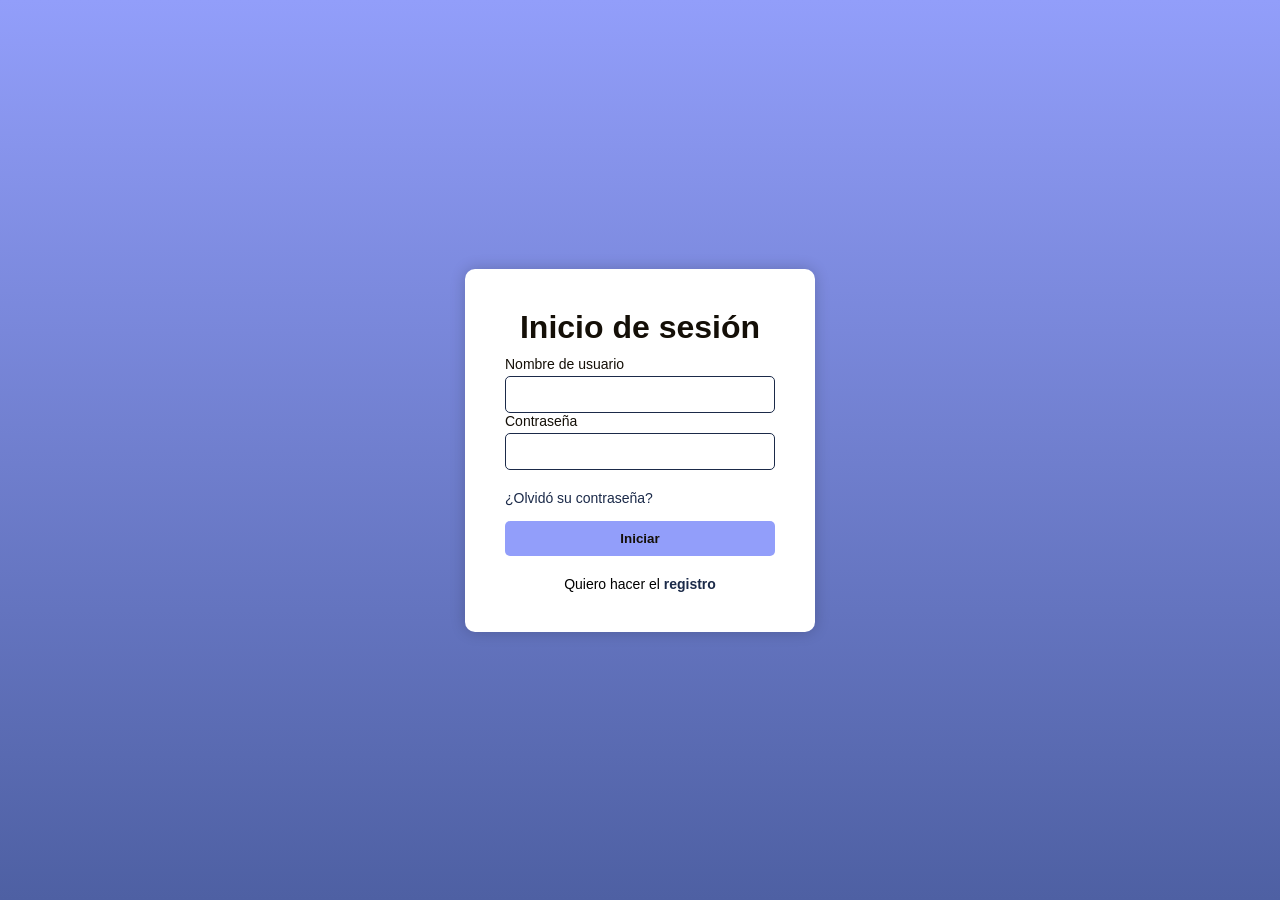
<file: paginaweb (1)/paginaweb/pagina/HTML/login.html>
<!DOCTYPE html>
<html lang="es">
<head>
  <meta charset="UTF-8">
  <meta http-equiv="X-UA-Compatible" content="IE=edge">
  <meta name="viewport" content="width=device-width, initial-scale=1.0">
  <title>Inicio de sesión</title>
  <link rel="stylesheet" href="../CSS/styleLogin.css">
</head>
<body>

  <div class="formulario">
    <h1>Inicio de sesión</h1>
    <form method="post">

      <div class="username">
        <input type="text" required>
        <label>Nombre de usuario</label>
      </div>

      <div class="contrasena">
        <input type="password" required>
        <label>Contraseña</label>
      </div>

      <div class="recordar">¿Olvidó su contraseña?</div>

      <input type="submit" value="Iniciar">

      <div class="registrarse">
        Quiero hacer el <a href="registro.html">registro</a>
      </div>

    </form>
  </div>

</body>
</html>
</file>
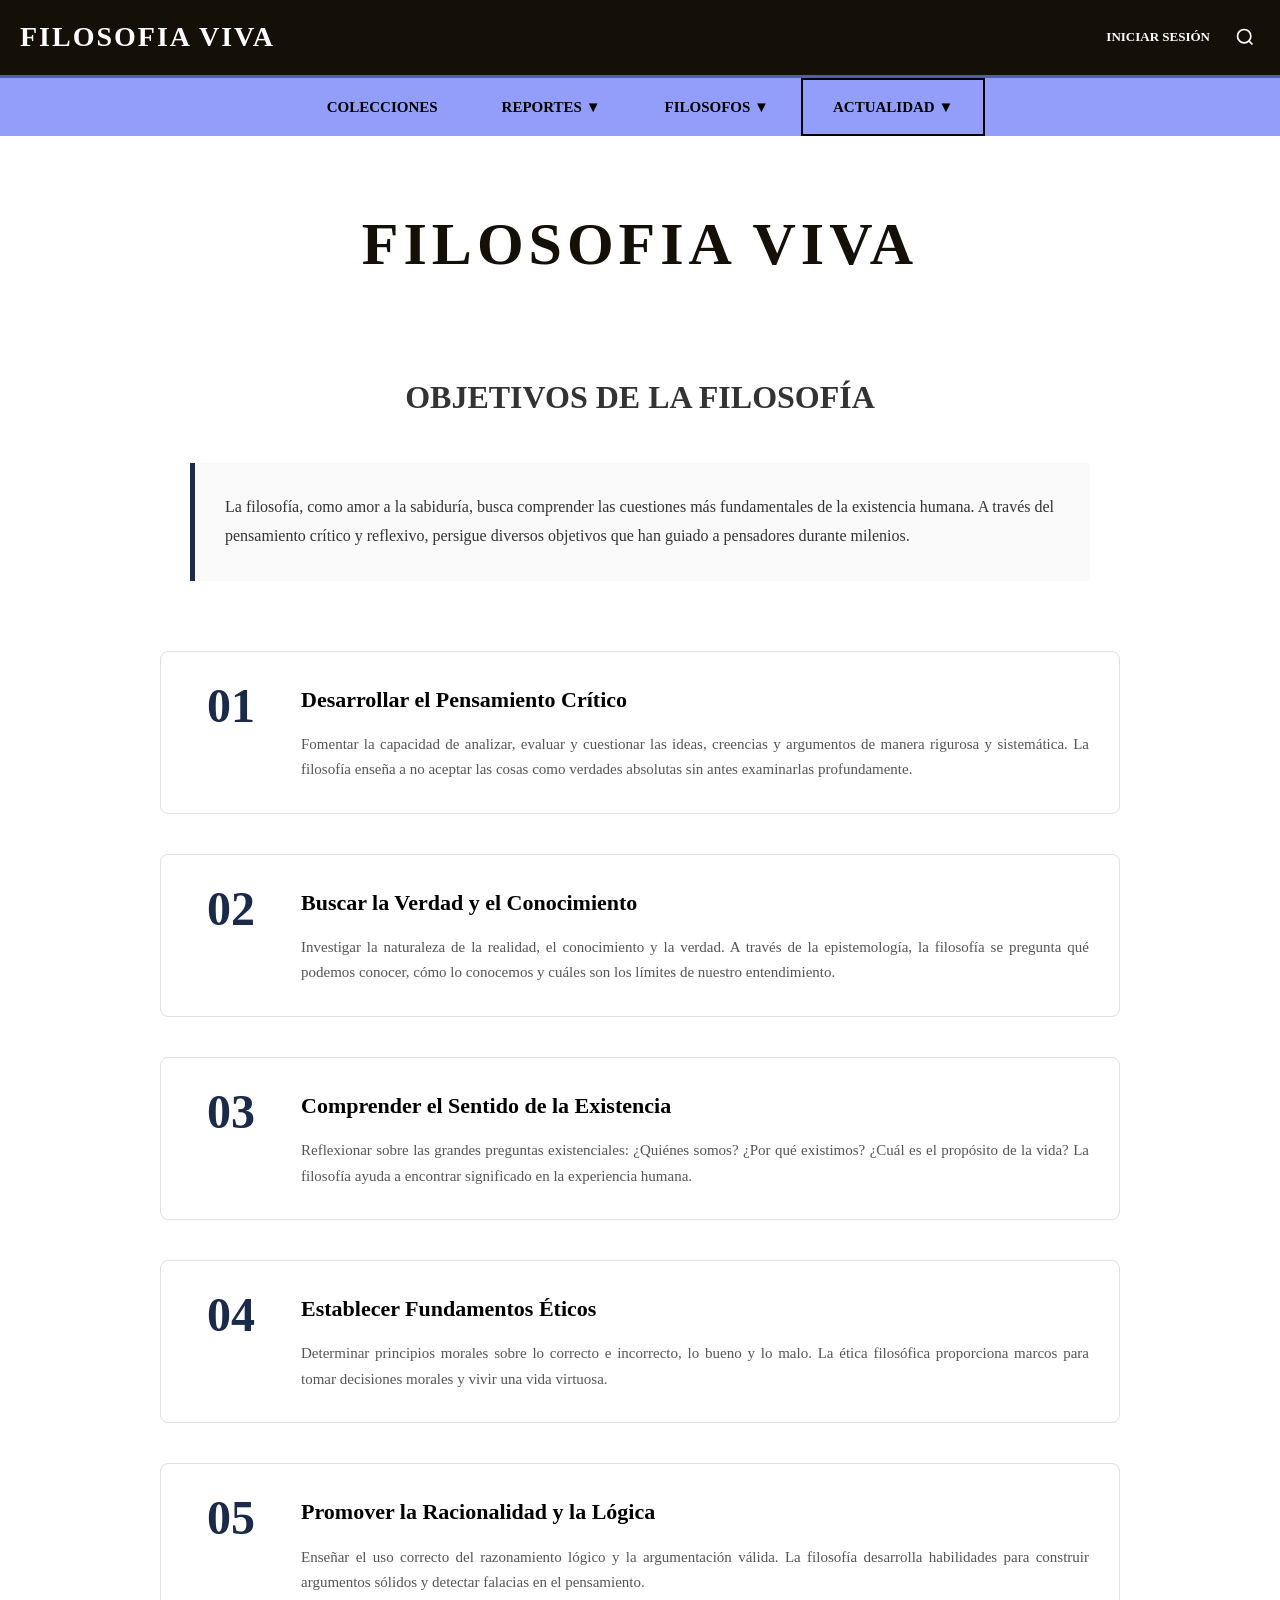
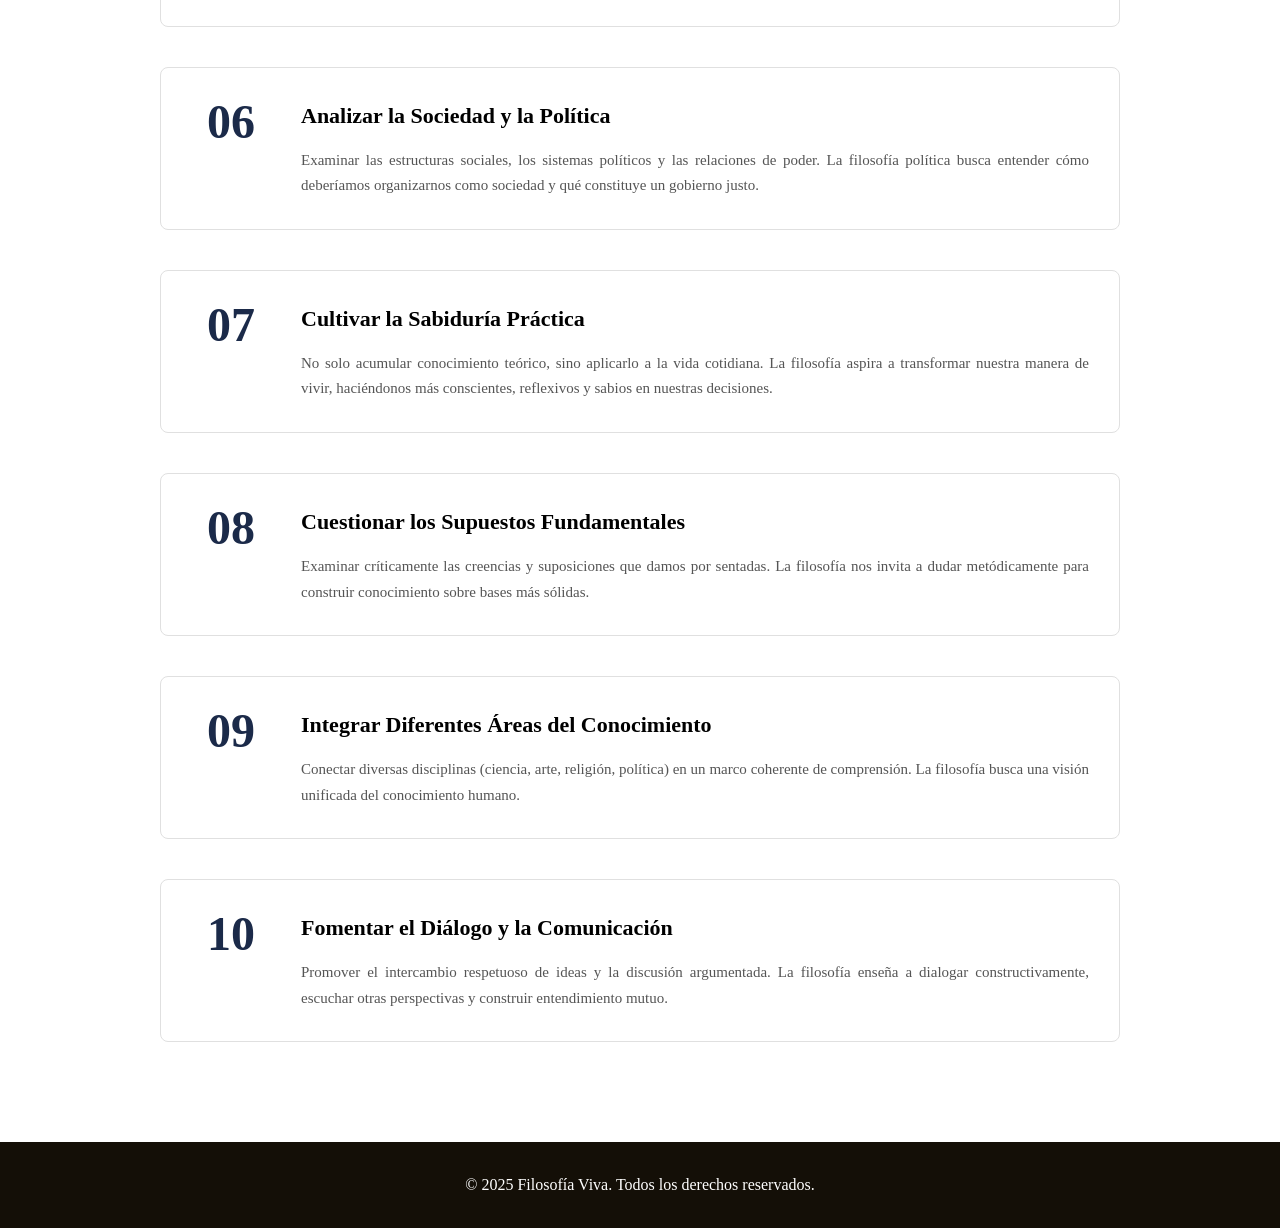
<file: paginaweb (1)/paginaweb/pagina/HTML/objetivos.html>
<!DOCTYPE html>
<html lang="es">
<head>
    <meta charset="UTF-8">
    <meta name="viewport" content="width=device-width, initial-scale=1.0">
    <title>Objetivos de la Filosofía - Filosofía Viva</title>
    <link rel="stylesheet" href="../CSS/styles.css">
</head>
<body>
   
    <header class="header">
        <div class="container">
            <div class="logo">
                <h1>FILOSOFIA VIVA</h1>
            </div>
            <nav class="nav-top">
                <a href="login.html">INICIAR SESIÓN</a>
                <button class="search-btn">
                    <svg width="20" height="20" viewBox="0 0 24 24" fill="none" stroke="currentColor" stroke-width="2">
                        <circle cx="11" cy="11" r="8"></circle>
                        <path d="M21 21l-4.35-4.35"></path>
                    </svg>
                </button>
            </nav>
        </div>
    </header>

    
    <nav class="nav-amarillo">
        <ul class="menu-principal">
            <li><a href="index.html">COLECCIONES</a></li>
            <li class="menu-dropdown">
                <a href="#" class="dropdown-toggle">REPORTES ▼</a>
                <ul class="submenu">
                    <li><a href="#">Arte</a></li>
                    <li><a href="ciencia.html">Ciencia</a></li>
                    <li><a href="#">Filosofía y Pensamiento</a></li>
                </ul>
            </li>
            <li class="menu-dropdown">
                <a href="#" class="dropdown-toggle">FILOSOFOS ▼</a>
                <ul class="submenu">
                    <li><a href="biografia.html">Biografía</a></li>
                    <li><a href="relatos.html">Relatos</a></li>
                </ul>
            </li>
            <li class="menu-dropdown">
                <a href="#" class="dropdown-toggle active">ACTUALIDAD ▼</a>
                <ul class="submenu">
                    <li><a href="noticias.html">Noticias</a></li>
                    <li><a href="objetivos.html" class="active">Objetivos de la Filosofía</a></li>
                </ul>
            </li>
        </ul>
    </nav>

   
    <div class="logo-central">
        <div class="logo-grande">FILOSOFIA VIVA</div>
    </div>

    <div class="contenido-principal">
        <h1 class="titulo-seccion">OBJETIVOS DE LA FILOSOFÍA</h1>
        
        <div class="objetivos-intro">
            <p>La filosofía, como amor a la sabiduría, busca comprender las cuestiones más fundamentales de la existencia humana. A través del pensamiento crítico y reflexivo, persigue diversos objetivos que han guiado a pensadores durante milenios.</p>
        </div>

        <div class="objetivos-lista">
            <div class="objetivo-item">
                <div class="objetivo-numero">01</div>
                <div class="objetivo-contenido">
                    <h3 class="objetivo-titulo">Desarrollar el Pensamiento Crítico</h3>
                    <p class="objetivo-descripcion">Fomentar la capacidad de analizar, evaluar y cuestionar las ideas, creencias y argumentos de manera rigurosa y sistemática. La filosofía enseña a no aceptar las cosas como verdades absolutas sin antes examinarlas profundamente.</p>
                </div>
            </div>

            <div class="objetivo-item">
                <div class="objetivo-numero">02</div>
                <div class="objetivo-contenido">
                    <h3 class="objetivo-titulo">Buscar la Verdad y el Conocimiento</h3>
                    <p class="objetivo-descripcion">Investigar la naturaleza de la realidad, el conocimiento y la verdad. A través de la epistemología, la filosofía se pregunta qué podemos conocer, cómo lo conocemos y cuáles son los límites de nuestro entendimiento.</p>
                </div>
            </div>

            <div class="objetivo-item">
                <div class="objetivo-numero">03</div>
                <div class="objetivo-contenido">
                    <h3 class="objetivo-titulo">Comprender el Sentido de la Existencia</h3>
                    <p class="objetivo-descripcion">Reflexionar sobre las grandes preguntas existenciales: ¿Quiénes somos? ¿Por qué existimos? ¿Cuál es el propósito de la vida? La filosofía ayuda a encontrar significado en la experiencia humana.</p>
                </div>
            </div>

            <div class="objetivo-item">
                <div class="objetivo-numero">04</div>
                <div class="objetivo-contenido">
                    <h3 class="objetivo-titulo">Establecer Fundamentos Éticos</h3>
                    <p class="objetivo-descripcion">Determinar principios morales sobre lo correcto e incorrecto, lo bueno y lo malo. La ética filosófica proporciona marcos para tomar decisiones morales y vivir una vida virtuosa.</p>
                </div>
            </div>

            <div class="objetivo-item">
                <div class="objetivo-numero">05</div>
                <div class="objetivo-contenido">
                    <h3 class="objetivo-titulo">Promover la Racionalidad y la Lógica</h3>
                    <p class="objetivo-descripcion">Enseñar el uso correcto del razonamiento lógico y la argumentación válida. La filosofía desarrolla habilidades para construir argumentos sólidos y detectar falacias en el pensamiento.</p>
                </div>
            </div>

            <div class="objetivo-item">
                <div class="objetivo-numero">06</div>
                <div class="objetivo-contenido">
                    <h3 class="objetivo-titulo">Analizar la Sociedad y la Política</h3>
                    <p class="objetivo-descripcion">Examinar las estructuras sociales, los sistemas políticos y las relaciones de poder. La filosofía política busca entender cómo deberíamos organizarnos como sociedad y qué constituye un gobierno justo.</p>
                </div>
            </div>

            <div class="objetivo-item">
                <div class="objetivo-numero">07</div>
                <div class="objetivo-contenido">
                    <h3 class="objetivo-titulo">Cultivar la Sabiduría Práctica</h3>
                    <p class="objetivo-descripcion">No solo acumular conocimiento teórico, sino aplicarlo a la vida cotidiana. La filosofía aspira a transformar nuestra manera de vivir, haciéndonos más conscientes, reflexivos y sabios en nuestras decisiones.</p>
                </div>
            </div>

            <div class="objetivo-item">
                <div class="objetivo-numero">08</div>
                <div class="objetivo-contenido">
                    <h3 class="objetivo-titulo">Cuestionar los Supuestos Fundamentales</h3>
                    <p class="objetivo-descripcion">Examinar críticamente las creencias y suposiciones que damos por sentadas. La filosofía nos invita a dudar metódicamente para construir conocimiento sobre bases más sólidas.</p>
                </div>
            </div>

            <div class="objetivo-item">
                <div class="objetivo-numero">09</div>
                <div class="objetivo-contenido">
                    <h3 class="objetivo-titulo">Integrar Diferentes Áreas del Conocimiento</h3>
                    <p class="objetivo-descripcion">Conectar diversas disciplinas (ciencia, arte, religión, política) en un marco coherente de comprensión. La filosofía busca una visión unificada del conocimiento humano.</p>
                </div>
            </div>

            <div class="objetivo-item">
                <div class="objetivo-numero">10</div>
                <div class="objetivo-contenido">
                    <h3 class="objetivo-titulo">Fomentar el Diálogo y la Comunicación</h3>
                    <p class="objetivo-descripcion">Promover el intercambio respetuoso de ideas y la discusión argumentada. La filosofía enseña a dialogar constructivamente, escuchar otras perspectivas y construir entendimiento mutuo.</p>
                </div>
            </div>
        </div>
    </div>

    <footer class="footer">
        <p>&copy; 2025 Filosofía Viva. Todos los derechos reservados.</p>
    </footer>
</body>
</html>
</file>
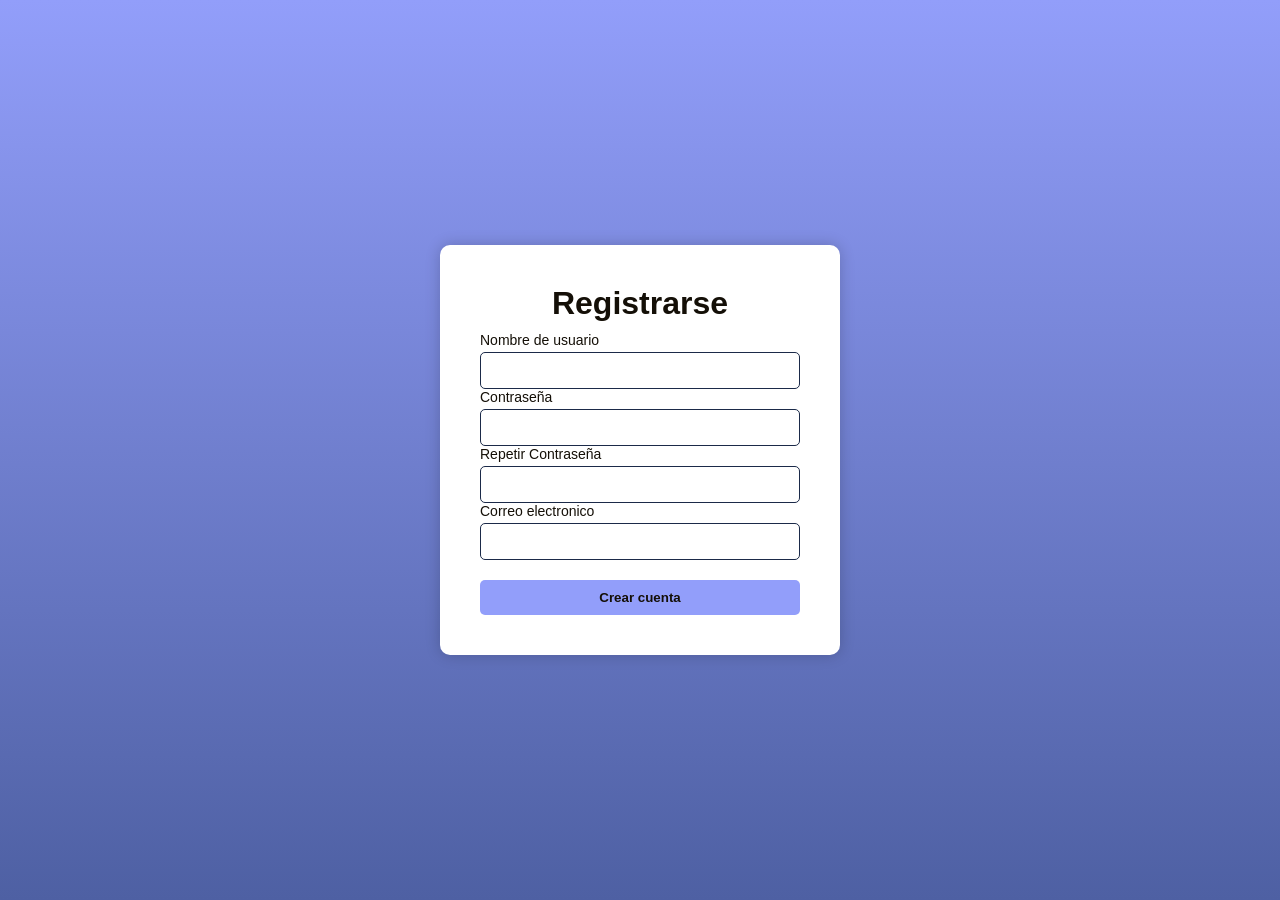
<file: paginaweb (1)/paginaweb/pagina/HTML/registro.html>
<!DOCTYPE html>
<html lang="es">
<head>
  <meta charset="UTF-8">
  <meta http-equiv="X-UA-Compatible" content="IE=edge">
  <meta name="viewport" content="width=device-width, initial-scale=1.0">
  <title>Registrarse</title>
  <link rel="stylesheet" href="../CSS/styleLogin.css">
</head>
<body>

  <div class="formulario registro">
    <h1>Registrarse</h1>
    <form method="post">

      <div class="username">
        <input type="text" required>
        <label>Nombre de usuario</label>
      </div>

      <div class="contrasena">
        <input type="password" required>
        <label>Contraseña</label>
      </div>

      <div class="repeat_contrasena">
        <input type="password" required>
        <label>Repetir Contraseña</label>
      </div>
      <div class="E-mail">
        <input type="E-mail" required>
        <label>Correo electronico</label>
      </div>

      <input type="submit" value="Crear cuenta">

      

    </form>
  </div>

</body>
</html>
</file>
<file: paginaweb (1)/paginaweb/pagina/CSS/styleLogin.css>
* {
  margin: 0;
  padding: 0;
  box-sizing: border-box;
  font-family: Arial, Helvetica, sans-serif;
}

body {
  height: 100vh;
  background: linear-gradient(to bottom, #929efa, #4e60a3);
  display: flex;
  justify-content: center;
  align-items: center;
}

.formulario {
  background-color: #fff;
  padding: 40px;
  border-radius: 10px;
  box-shadow: 0 0 15px rgba(0, 0, 0, 0.2);
  width: 350px;
}

.formulario.registro {
  width: 400px;
}

.formulario h1 {
  text-align: center;
  margin-bottom: 30px;
  color: #140f07;
}

.username,
.contrasena,
.repeat_contrasena,
.E-mail {
  position: relative;
  margin-bottom: 20px;
}

input[type="text"],
input[type="password"],
input[type="email"],
input {
  width: 100%;
  padding: 10px;
  border: 1px solid #1b2a49;
  border-radius: 5px;
  outline: none;
}

input[type="text"]:focus,
input[type="password"]:focus,
input[type="email"]:focus {
  border-color: #4e60a3;
}

label {
  position: absolute;
  top: -20px;
  left: 0;
  font-size: 14px;
  color: #140f07;
}

.recordar {
  margin-bottom: 15px;
  font-size: 14px;
  color: #1b2a49;
  cursor: pointer;
}

.recordar:hover {
  text-decoration: underline;
  color: #4e60a3;
}

input[type="submit"] {
  width: 100%;
  padding: 10px;
  background-color: #929efa;
  border: none;
  color: #140f07;
  font-weight: bold;
  border-radius: 5px;
  cursor: pointer;
  transition: background-color 0.3s ease;
}

input[type="submit"]:hover {
  background-color: #4e60a3;
  color: #fff;
}

.registrarse {
  margin-top: 20px;
  text-align: center;
  font-size: 14px;
}

.registrarse a {
  color: #1b2a49;
  text-decoration: none;
  font-weight: bold;
}

.registrarse a:hover {
  text-decoration: underline;
  color: #4e60a3;
}
</file>
<file: paginaweb (1)/paginaweb/pagina/CSS/styles.css>
* {
    margin: 0;
    padding: 0;
    box-sizing: border-box;
}

body {
    margin: 0;
    background-color: #fff;
    font-family: 'Georgia', serif;
    color: #333;
    line-height: 1.6;
}

.container {
    max-width: 1400px;
    margin: 0 auto;
    padding: 0 20px;
}


.header {
    background-color: #140f07;
    color: white;
    padding: 15px 0;
    border-bottom: 3px solid #4e60a3;
}

.header .container {
    display: flex;
    justify-content: space-between;
    align-items: center;
}

.logo h1 {
    font-size: 28px;
    font-weight: bolder;
    letter-spacing: 2px;
}

.nav-top {
    display: flex;
    gap: 20px;
    align-items: center;
}

.nav-top a {
    color: white;
    text-decoration: none;
    font-size: 13px;
    font-weight: 600;
}

.nav-top a:hover {
    color: #4e60a3;
}

.search-btn {
    background-color: transparent;
    color: white;
    border: none;
    cursor: pointer;
    padding: 5px;
    display: flex;
    align-items: center;
    justify-content: center;
    transition: opacity 0.3s;
}

.search-btn:hover {
    opacity: 0.7;
}

.search-btn svg {
    width: 20px;
    height: 20px;
}


.separador {
    background-color: #fff;
    height: 80px;
}

.revista-section {
    background-color: #fff;
    padding: 0;
    display: flex;
    justify-content: center;
    margin-bottom: 80px;
    margin: left;
}

.revista-container {
    width: 11300px;
    max-width: 95%;
    height: 240px;
    display: flex;
    align-items: center;
    justify-content: space-around;
    padding: 5px 25px;
    border: 10px solid #1b2a49;
    background-color: #1b2a49;
    color: #000;
    position: relative;
}


.revista-cover {
    position: relative;
    z-index: 10;
}

.revista-cover img {
    width: 260px;
    height: auto;
    box-shadow: 0 10px 20px rgba(0,0,0,0.25);
    transition: all 0.4s ease;
    cursor: pointer;
    position: relative;
    top: 0;
    right: 50px;
}

.revista-cover img:hover {
    transform: scale(1.05);
    box-shadow: 0 15px 35px rgba(0,0,0,0.4);
}


.revista-info {
    max-width: 450px;
    color: whitesmoke;
}

.revista-dossier .dossier-label {
    background-color: #929efa;
    padding: 4px 8px;
    display: inline-block;
    font-weight: bold;
    margin-bottom: 8px;
    font-size: 0.9em;
    right: 50px;
}

.revista-dossier h2 {
    font-size: 1.6em;
    font-weight: bold;
    margin: 8px 0;
    line-height: 1.2;
}

.revista-dossier p {
    font-size: 20px;
    line-height: 1.3;
}

.revista-buttons {
    display: flex;
    flex-direction: column;
    gap: 8px;
    margin-top: 20px;
}

.revista-buttons .btn {
    background-color: #929efa;
    border: none;
    font-weight: bold;
    font-size: 0.85em;
    padding: 12px 16px;
    cursor: pointer;
    text-align: left;
    transition: all 0.3s ease;
}

.revista-buttons .btn:hover {
    background-color: #4e60a3;
    transform: translateX(5px);
}


.logo-central {
    background-color: white;
    padding: 20px 0 40px 0;
    text-align: center;
}

.logo-grande {
    font-size: 60px;
    font-weight: bold;
    letter-spacing: 5px;
    color: #140f07;
}

.nav-amarillo {
    background-color: #929efa;
    padding: 0;
    margin-bottom: 40px;
}

.menu-principal {
    display: flex;
    justify-content: center;
    list-style: none;
    gap: 0;
    margin: 0;
    padding: 0;
}

.menu-principal li {
    margin: 0;
}

.menu-principal a {
    display: block;
    padding: 15px 30px;
    color: #000;
    text-decoration: none;
    font-weight: bold;
    font-size: 15px;
    text-align: center;
    transition: all 0.3s;
    border: 2px solid transparent;
    background-color: #929efa;
}

.menu-principal a:hover,
.menu-principal a.active {
    border: 2px solid #000;
}


.menu-dropdown {
    position: relative;
}

.submenu {
    display: none;
    position: absolute;
    top: 100%;
    left: 0;
    background-color: #929efa;
    list-style: none;
    padding: 0;
    margin: 0;
    min-width: 200px;
    box-shadow: 0 5px 15px rgba(0, 0, 0, 0.2);
    z-index: 1000;
}

.menu-dropdown:hover .submenu {
    display: block;
}

.submenu li {
    margin: 0;
}

.submenu a {
    padding: 12px 20px;
    display: block;
    border: none;
    border-bottom: 1px solid #000;
}

.submenu li:last-child a {
    border-bottom: none;
}

.submenu a:hover {
    background-color: #000;
    color: #929efa;
    border: none;
}

.noticias {
    padding: 60px 0;
    background-color: #f5f5f5;
}

.noticias .container {
    display: flex;
    gap: 40px;
}

.noticia-destacada {
    flex: 1;
}

.noticia-imagen,
.noticia-imagen-principal {
    width: 100%;
    height: 400px;
    background-color: #ddd;
    display: block;
    margin-bottom: 20px;
    overflow: hidden;
    border-radius: 5px;
}

.noticia-imagen img,
.noticia-imagen-principal img {
    width: 100%;
    height: 400px;
    object-fit: cover;
    display: block;
}

.noticia-principal {
    flex: 1;
}

.badges {
    margin-bottom: 15px;
}

.badge-amarillo {
    display: inline-block;
    background-color: #4e60a3;
    color: #fff;
    padding: 5px 15px;
    font-weight: bold;
    font-size: 11px;
    margin-right: 10px;
}

.noticia-info h3 {
    font-size: 28px;
    margin-bottom: 15px;
    color: #140f07;
    line-height: 1.3;
}

.noticia-info p {
    font-size: 16px;
    color: #666;
    line-height: 1.6;
}

.footer {
    background-color: #140f07;
    color: white;
    text-align: center;
    padding: 30px 0;
    margin-top: 40px;
}

.titulo-seccion {
    background-color: #fff;
    padding: 40px 0;
    text-align: center;
}

.titulo-principal {
    font-size: 3em;
    color: #140f07;
    margin-bottom: 10px;
    letter-spacing: 3px;
}

.subtitulo {
    font-size: 1.2em;
    color: #666;
}

.filosofos-section {
    background-color: #f5f5f5;
    padding: 60px 0;
}

.filosofo-card {
    background-color: #fff;
    display: flex;
    gap: 40px;
    margin-bottom: 40px;
    padding: 30px;
    border-radius: 10px;
    box-shadow: 0 5px 15px rgba(0, 0, 0, 0.1);
    transition: transform 0.3s ease, box-shadow 0.3s ease;
}

.filosofo-card:hover {
    transform: translateY(-5px);
    box-shadow: 0 10px 25px rgba(0, 0, 0, 0.15);
}

.filosofo-imagen {
    flex: 0 0 250px;
}

.filosofo-imagen img {
    width: 100%;
    height: 350px;
    object-fit: cover;
    border-radius: 8px;
    box-shadow: 0 5px 15px rgba(0, 0, 0, 0.2);
}

.filosofo-info {
    flex: 1;
}

.filosofo-info h2 {
    font-size: 2.5em;
    color: #140f07;
    margin-bottom: 10px;
}

.fecha {
    display: inline-block;
    background-color: #929efa;
    color: #000;
    padding: 5px 15px;
    font-weight: bold;
    font-size: 0.9em;
    margin-bottom: 20px;
}

.biografia {
    font-size: 1.1em;
    line-height: 1.8;
    color: #444;
    text-align: justify;
}


.relatos-section {
    background-color: #f5f5f5;
    padding: 60px 0;
}

.relato-card {
    background-color: #fff;
    margin-bottom: 40px;
    padding: 30px;
    border-radius: 10px;
    box-shadow: 0 5px 15px rgba(0, 0, 0, 0.1);
    transition: transform 0.3s ease, box-shadow 0.3s ease;
}

.relato-card:hover {
    transform: translateY(-5px);
    box-shadow: 0 10px 25px rgba(0, 0, 0, 0.15);
}

.relato-header {
    display: flex;
    align-items: center;
    gap: 20px;
    margin-bottom: 25px;
    padding-bottom: 20px;
    border-bottom: 3px solid #929efa;
}

.relato-avatar {
    width: 80px;
    height: 80px;
    border-radius: 50%;
    object-fit: cover;
    border: 3px solid #929efa;
    box-shadow: 0 3px 10px rgba(0, 0, 0, 0.2);
}

.relato-titulo-info h2 {
    font-size: 2em;
    color: #140f07;
    margin: 0 0 5px 0;
}

.relato-autor {
    display: inline-block;
    background-color: #929efa;
    color: #000;
    padding: 4px 12px;
    font-weight: bold;
    font-size: 0.85em;
}

.relato-contenido {
    font-size: 1.05em;
    line-height: 1.8;
    color: #444;
}

.relato-contenido p {
    margin-bottom: 15px;
    text-align: justify;
}

.relato-contenido p:last-child {
    margin-bottom: 0;
}

@media (max-width: 768px) {
    .relato-header {
        flex-direction: column;
        text-align: center;
    }

    .relato-avatar {
        width: 100px;
        height: 100px;
    }

    .relato-titulo-info h2 {
        font-size: 1.6em;
    }
}


@media (max-width: 768px) {
    .filosofo-card {
        flex-direction: column;
        text-align: center;
    }

    .filosofo-imagen {
        flex: 0 0 auto;
    }

    .filosofo-imagen img {
        height: 300px;
    }

    .titulo-principal {
        font-size: 2em;
    }

    .filosofo-info h2 {
        font-size: 2em;
    }

    .biografia {
        text-align: left;
    }
}


.noticias-grid {
    max-width: 1140px;
    margin: 0 auto;
    padding: 40px 20px;
    display: grid;
    grid-template-columns: repeat(auto-fit, minmax(350px, 1fr));
    gap: 30px;
}

.noticia-card {
    background: #fff;
    border: 1px solid #ddd;
    border-radius: 8px;
    overflow: hidden;
    transition: transform 0.3s ease, box-shadow 0.3s ease;
}

.noticia-card:hover {
    transform: translateY(-5px);
    box-shadow: 0 8px 20px rgba(0, 0, 0, 0.1);
}

.noticia-imagen {
    width: 100%;
    height: 220px;
    overflow: hidden;
}

.noticia-imagen img {
    width: 100%;
    height: 100%;
    object-fit: cover;
    transition: transform 0.3s ease;
}

.noticia-card:hover .noticia-imagen img {
    transform: scale(1.05);
}

.noticia-contenido {
    padding: 20px;
}

.noticia-fecha {
    display: inline-block;
    background: #929efa;
    color: #000;
    padding: 5px 12px;
    font-size: 11px;
    font-weight: bold;
    border-radius: 3px;
    margin-bottom: 15px;
}

.noticia-titulo {
    font-size: 20px;
    font-weight: bold;
    color: #000;
    margin: 15px 0;
    line-height: 1.4;
}

.noticia-resumen {
    font-size: 14px;
    color: #555;
    line-height: 1.6;
    margin-bottom: 15px;
}

.noticia-leer-mas {
    display: inline-block;
    color: #1b2a49;
    font-weight: bold;
    text-decoration: none;
    font-size: 14px;
    transition: color 0.3s ease;
}

.noticia-leer-mas:hover {
    color: #4e60a3;
}


.objetivos-intro {
    max-width: 900px;
    margin: 0 auto 50px;
    padding: 30px;
    background: #f9f9f9;
    border-left: 5px solid #1b2a49;
    font-size: 16px;
    line-height: 1.8;
    color: #333;
}

.objetivos-lista {
    max-width: 1000px;
    margin: 0 auto;
    padding: 20px;
}

.objetivo-item {
    display: flex;
    gap: 30px;
    margin-bottom: 40px;
    padding: 30px;
    background: #fff;
    border-radius: 8px;
    border: 1px solid #e0e0e0;
    transition: transform 0.3s ease, box-shadow 0.3s ease;
}

.objetivo-item:hover {
    transform: translateX(10px);
    box-shadow: 0 5px 15px rgba(27, 42, 73, 0.2);
}

.objetivo-numero {
    font-size: 48px;
    font-weight: bold;
    color: #1b2a49;
    min-width: 80px;
    text-align: center;
    line-height: 1;
}

.objetivo-contenido {
    flex: 1;
}

.objetivo-titulo {
    font-size: 22px;
    font-weight: bold;
    color: #000;
    margin-bottom: 15px;
}

.objetivo-descripcion {
    font-size: 15px;
    line-height: 1.7;
    color: #555;
    text-align: justify;
}

@media (max-width: 768px) {
    .noticias-grid {
        grid-template-columns: 1fr;
        gap: 20px;
    }
}

@media (max-width: 768px) {
    .objetivo-item {
        flex-direction: column;
        gap: 20px;
        padding: 20px;
    }

    .objetivo-numero {
        font-size: 36px;
        min-width: auto;
    }

    .objetivos-intro {
        padding: 20px;
        font-size: 14px;
    }
}


.ciencia-contenedor {
    max-width: 1000px;
    margin: 0 auto;
    padding: 40px 20px;
}

.ciencia-seccion {
    margin-bottom: 50px;
    display: flex;
    flex-direction: column;
    gap: 30px;
}

.ciencia-texto {
    background: #f9f9f9;
    padding: 30px;
    border-left: 5px solid #1b2a49;
    border-radius: 5px;
}

.ciencia-subtitulo {
    font-size: 28px;
    color: #140f07;
    margin-bottom: 20px;
    font-weight: bold;
}

.ciencia-parrafo {
    font-size: 18px;
    line-height: 1.8;
    color: #333;
    text-align: justify;
}

.ciencia-imagen-container {
    width: 100%;
    max-height: 400px;
    overflow: hidden;
    border-radius: 8px;
    box-shadow: 0 5px 15px rgba(0, 0, 0, 0.1);
}

.ciencia-imagen {
    width: 100%;
    height: 100%;
    object-fit: cover;
    display: block;
    transition: transform 0.3s ease;
}

.ciencia-imagen:hover {
    transform: scale(1.03);
}

.ciencia-seccion-texto {
    background: #fff;
    padding: 40px;
    margin-bottom: 40px;
    border-radius: 8px;
    box-shadow: 0 3px 10px rgba(0, 0, 0, 0.05);
}

.ciencia-parrafo-destacado {
    font-size: 17px;
    line-height: 2;
    color: #444;
    text-align: justify;
}

.ciencia-parrafo-destacado strong {
    color: #1b2a49;
    font-weight: bold;
}

.ciencia-galeria {
    display: grid;
    grid-template-columns: repeat(2, 1fr);
    gap: 30px;
    margin-top: 50px;
}

.ciencia-pie-imagen {
    text-align: center;
    font-size: 14px;
    color: #666;
    margin-top: 15px;
    font-style: italic;
}

@media (max-width: 768px) {
    .ciencia-galeria {
        grid-template-columns: 1fr;
        gap: 20px;
    }

    .ciencia-subtitulo {
        font-size: 22px;
    }

    .ciencia-parrafo,
    .ciencia-parrafo-destacado {
        font-size: 16px;
    }

    .ciencia-texto {
        padding: 20px;
    }

    .ciencia-seccion-texto {
        padding: 25px;
    }
}

* {
    margin: 0;
    padding: 0;
    box-sizing: border-box;
}

body {
    margin: 0;
    background-color: #fff;
    font-family: 'Georgia', serif;
    color: #333;
    line-height: 1.6;
}

.container {
    max-width: 1400px;
    margin: 0 auto;
    padding: 0 20px;
}


.header {
    background-color: #140f07;
    color: white;
    padding: 15px 0;
    border-bottom: 3px solid #4e60a3;
}

.header .container {
    display: flex;
    justify-content: space-between;
    align-items: center;
}

.logo h1 {
    font-size: 28px;
    font-weight: bolder;
    letter-spacing: 2px;
}

.nav-top {
    display: flex;
    gap: 20px;
    align-items: center;
}

.nav-top a {
    color: white;
    text-decoration: none;
    font-size: 13px;
    font-weight: 600;
}

.nav-top a:hover {
    color: #4e60a3;
}

.search-btn {
    background-color: transparent;
    color: white;
    border: none;
    cursor: pointer;
    padding: 5px;
    display: flex;
    align-items: center;
    justify-content: center;
    transition: opacity 0.3s;
}

.search-btn:hover {
    opacity: 0.7;
}

.search-btn svg {
    width: 20px;
    height: 20px;
}


.separador {
    background-color: #fff;
    height: 80px;
}


.revista-container {
    width: 1140px;
    max-width: 95%;
    height: 250px;
    display: flex;
    align-items: center;
    justify-content: space-around;
    padding: 5px 25px;
    border: 10px solid #1b2a49;
    background-color: #1b2a49;
    color: #000;
    position: relative;
}


.revista-cover {
    position: relative;
    z-index: 10;
}

.revista-cover img {
    width: 250px;
    height: auto;
    box-shadow: 0 10px 20px rgba(0,0,0,0.25);
    transition: all 0.4s ease;
    cursor: pointer;
    position: relative;
    top: 0;
}

.revista-cover img:hover {
    transform: scale(1.05);
    box-shadow: 0 15px 35px rgba(0,0,0,0.4);
}


.revista-info {
    max-width: 450px;
}

.revista-dossier .dossier-label {
    background-color: #929efa;
    padding: 4px 8px;
    display: inline-block;
    font-weight: bold;
    margin-bottom: 8px;
    font-size: 0.9em;
}

.revista-dossier h2 {
    font-size: 1.6em;
    font-weight: bold;
    margin: 8px 0;
    line-height: 1.2;
}

.revista-dossier p {
    font-size: 20px;
    line-height: 1.3;
}

.revista-buttons {
    display: flex;
    flex-direction: column;
    gap: 8px;
    margin-top: 20px;
}

.revista-buttons .btn {
    background-color: #929efa;
    border: none;
    font-weight: bold;
    font-size: 0.85em;
    padding: 12px 16px;
    cursor: pointer;
    text-align: left;
    transition: all 0.3s ease;
}

.revista-buttons .btn:hover {
    background-color: #4e60a3;
    transform: translateX(5px);
}


.logo-central {
    background-color: white;
    padding: 20px 0 40px 0;
    text-align: center;
}

.logo-grande {
    font-size: 60px;
    font-weight: bold;
    letter-spacing: 5px;
    color: #140f07;
}

.nav-amarillo {
    background-color: #929efa;
    padding: 0;
    margin-bottom: 40px;
}

.menu-principal {
    display: flex;
    justify-content: center;
    list-style: none;
    gap: 0;
    margin: 0;
    padding: 0;
}

.menu-principal li {
    margin: 0;
}

.menu-principal a {
    display: block;
    padding: 15px 30px;
    color: #000;
    text-decoration: none;
    font-weight: bold;
    font-size: 15px;
    text-align: center;
    transition: all 0.3s;
    border: 2px solid transparent;
    background-color: #929efa;
}

.menu-principal a:hover,
.menu-principal a.active {
    border: 2px solid #000;
}


.menu-dropdown {
    position: relative;
}

.submenu {
    display: none;
    position: absolute;
    top: 100%;
    left: 0;
    background-color: #929efa;
    list-style: none;
    padding: 0;
    margin: 0;
    min-width: 200px;
    box-shadow: 0 5px 15px rgba(0, 0, 0, 0.2);
    z-index: 1000;
}

.menu-dropdown:hover .submenu {
    display: block;
}

.submenu li {
    margin: 0;
}

.submenu a {
    padding: 12px 20px;
    display: block;
    border: none;
    border-bottom: 1px solid #000;
}

.submenu li:last-child a {
    border-bottom: none;
}

.submenu a:hover {
    background-color: #000;
    color: #929efa;
    border: none;
}

.noticias {
    padding: 60px 0;
    background-color: #f5f5f5;
}

.noticias .container {
    display: flex;
    gap: 40px;
}

.noticia-destacada {
    flex: 1;
}

.noticia-imagen,
.noticia-imagen-principal {
    width: 100%;
    height: 400px;
    background-color: #ddd;
    display: block;
    margin-bottom: 20px;
    overflow: hidden;
    border-radius: 5px;
}

.noticia-imagen img,
.noticia-imagen-principal img {
    width: 100%;
    height: 400px;
    object-fit: cover;
    display: block;
}

.noticia-principal {
    flex: 1;
}

.badges {
    margin-bottom: 15px;
}

.badge-amarillo {
    display: inline-block;
    background-color: #4e60a3;
    color: #fff;
    padding: 5px 15px;
    font-weight: bold;
    font-size: 11px;
    margin-right: 10px;
}

.noticia-info h3 {
    font-size: 28px;
    margin-bottom: 15px;
    color: #140f07;
    line-height: 1.3;
}

.noticia-info p {
    font-size: 16px;
    color: #666;
    line-height: 1.6;
}

.footer {
    background-color: #140f07;
    color: white;
    text-align: center;
    padding: 30px 0;
    margin-top: 40px;
}

.titulo-seccion {
    background-color: #fff;
    padding: 40px 0;
    text-align: center;
}

.titulo-principal {
    font-size: 3em;
    color: #140f07;
    margin-bottom: 10px;
    letter-spacing: 3px;
}

.subtitulo {
    font-size: 1.2em;
    color: #666;
}

.filosofos-section {
    background-color: #f5f5f5;
    padding: 60px 0;
}

.filosofo-card {
    background-color: #fff;
    display: flex;
    gap: 40px;
    margin-bottom: 40px;
    padding: 30px;
    border-radius: 10px;
    box-shadow: 0 5px 15px rgba(0, 0, 0, 0.1);
    transition: transform 0.3s ease, box-shadow 0.3s ease;
}

.filosofo-card:hover {
    transform: translateY(-5px);
    box-shadow: 0 10px 25px rgba(0, 0, 0, 0.15);
}

.filosofo-imagen {
    flex: 0 0 250px;
}

.filosofo-imagen img {
    width: 100%;
    height: 350px;
    object-fit: cover;
    border-radius: 8px;
    box-shadow: 0 5px 15px rgba(0, 0, 0, 0.2);
}

.filosofo-info {
    flex: 1;
}

.filosofo-info h2 {
    font-size: 2.5em;
    color: #140f07;
    margin-bottom: 10px;
}

.fecha {
    display: inline-block;
    background-color: #929efa;
    color: #000;
    padding: 5px 15px;
    font-weight: bold;
    font-size: 0.9em;
    margin-bottom: 20px;
}

.biografia {
    font-size: 1.1em;
    line-height: 1.8;
    color: #444;
    text-align: justify;
}


.relatos-section {
    background-color: #f5f5f5;
    padding: 60px 0;
}

.relato-card {
    background-color: #fff;
    margin-bottom: 40px;
    padding: 30px;
    border-radius: 10px;
    box-shadow: 0 5px 15px rgba(0, 0, 0, 0.1);
    transition: transform 0.3s ease, box-shadow 0.3s ease;
}

.relato-card:hover {
    transform: translateY(-5px);
    box-shadow: 0 10px 25px rgba(0, 0, 0, 0.15);
}

.relato-header {
    display: flex;
    align-items: center;
    gap: 20px;
    margin-bottom: 25px;
    padding-bottom: 20px;
    border-bottom: 3px solid #929efa;
}

.relato-avatar {
    width: 80px;
    height: 80px;
    border-radius: 50%;
    object-fit: cover;
    border: 3px solid #929efa;
    box-shadow: 0 3px 10px rgba(0, 0, 0, 0.2);
}

.relato-titulo-info h2 {
    font-size: 2em;
    color: #140f07;
    margin: 0 0 5px 0;
}

.relato-autor {
    display: inline-block;
    background-color: #929efa;
    color: #000;
    padding: 4px 12px;
    font-weight: bold;
    font-size: 0.85em;
}

.relato-contenido {
    font-size: 1.05em;
    line-height: 1.8;
    color: #444;
}

.relato-contenido p {
    margin-bottom: 15px;
    text-align: justify;
}

.relato-contenido p:last-child {
    margin-bottom: 0;
}

@media (max-width: 768px) {
    .relato-header {
        flex-direction: column;
        text-align: center;
    }

    .relato-avatar {
        width: 100px;
        height: 100px;
    }

    .relato-titulo-info h2 {
        font-size: 1.6em;
    }
}


@media (max-width: 768px) {
    .filosofo-card {
        flex-direction: column;
        text-align: center;
    }

    .filosofo-imagen {
        flex: 0 0 auto;
    }

    .filosofo-imagen img {
        height: 300px;
    }

    .titulo-principal {
        font-size: 2em;
    }

    .filosofo-info h2 {
        font-size: 2em;
    }

    .biografia {
        text-align: left;
    }
}


.noticias-grid {
    max-width: 1140px;
    margin: 0 auto;
    padding: 40px 20px;
    display: grid;
    grid-template-columns: repeat(auto-fit, minmax(350px, 1fr));
    gap: 30px;
}

.noticia-card {
    background: #fff;
    border: 1px solid #ddd;
    border-radius: 8px;
    overflow: hidden;
    transition: transform 0.3s ease, box-shadow 0.3s ease;
}

.noticia-card:hover {
    transform: translateY(-5px);
    box-shadow: 0 8px 20px rgba(0, 0, 0, 0.1);
}

.noticia-imagen {
    width: 100%;
    height: 220px;
    overflow: hidden;
}

.noticia-imagen img {
    width: 100%;
    height: 100%;
    object-fit: cover;
    transition: transform 0.3s ease;
}

.noticia-card:hover .noticia-imagen img {
    transform: scale(1.05);
}

.noticia-contenido {
    padding: 20px;
}

.noticia-fecha {
    display: inline-block;
    background: #929efa;
    color: #000;
    padding: 5px 12px;
    font-size: 11px;
    font-weight: bold;
    border-radius: 3px;
    margin-bottom: 15px;
}

.noticia-titulo {
    font-size: 20px;
    font-weight: bold;
    color: #000;
    margin: 15px 0;
    line-height: 1.4;
}

.noticia-resumen {
    font-size: 14px;
    color: #555;
    line-height: 1.6;
    margin-bottom: 15px;
}

.noticia-leer-mas {
    display: inline-block;
    color: #1b2a49;
    font-weight: bold;
    text-decoration: none;
    font-size: 14px;
    transition: color 0.3s ease;
}

.noticia-leer-mas:hover {
    color: #4e60a3;
}


.objetivos-intro {
    max-width: 900px;
    margin: 0 auto 50px;
    padding: 30px;
    background: #f9f9f9;
    border-left: 5px solid #1b2a49;
    font-size: 16px;
    line-height: 1.8;
    color: #333;
}

.objetivos-lista {
    max-width: 1000px;
    margin: 0 auto;
    padding: 20px;
}

.objetivo-item {
    display: flex;
    gap: 30px;
    margin-bottom: 40px;
    padding: 30px;
    background: #fff;
    border-radius: 8px;
    border: 1px solid #e0e0e0;
    transition: transform 0.3s ease, box-shadow 0.3s ease;
}

.objetivo-item:hover {
    transform: translateX(10px);
    box-shadow: 0 5px 15px rgba(27, 42, 73, 0.2);
}

.objetivo-numero {
    font-size: 48px;
    font-weight: bold;
    color: #1b2a49;
    min-width: 80px;
    text-align: center;
    line-height: 1;
}

.objetivo-contenido {
    flex: 1;
}

.objetivo-titulo {
    font-size: 22px;
    font-weight: bold;
    color: #000;
    margin-bottom: 15px;
}

.objetivo-descripcion {
    font-size: 15px;
    line-height: 1.7;
    color: #555;
    text-align: justify;
}

@media (max-width: 768px) {
    .noticias-grid {
        grid-template-columns: 1fr;
        gap: 20px;
    }
}

@media (max-width: 768px) {
    .objetivo-item {
        flex-direction: column;
        gap: 20px;
        padding: 20px;
    }

    .objetivo-numero {
        font-size: 36px;
        min-width: auto;
    }

    .objetivos-intro {
        padding: 20px;
        font-size: 14px;
    }
}


.ciencia-contenedor {
    max-width: 1000px;
    margin: 0 auto;
    padding: 40px 20px;
}

.ciencia-seccion {
    margin-bottom: 50px;
    display: flex;
    flex-direction: column;
    gap: 30px;
}

.ciencia-texto {
    background: #f9f9f9;
    padding: 30px;
    border-left: 5px solid #1b2a49;
    border-radius: 5px;
}

.ciencia-subtitulo {
    font-size: 28px;
    color: #140f07;
    margin-bottom: 20px;
    font-weight: bold;
}

.ciencia-parrafo {
    font-size: 18px;
    line-height: 1.8;
    color: #333;
    text-align: justify;
}

.ciencia-imagen-container {
    width: 100%;
    max-height: 400px;
    overflow: hidden;
    border-radius: 8px;
    box-shadow: 0 5px 15px rgba(0, 0, 0, 0.1);
}

.ciencia-imagen {
    width: 100%;
    height: 100%;
    object-fit: cover;
    display: block;
    transition: transform 0.3s ease;
}

.ciencia-imagen:hover {
    transform: scale(1.03);
}

.ciencia-seccion-texto {
    background: #fff;
    padding: 40px;
    margin-bottom: 40px;
    border-radius: 8px;
    box-shadow: 0 3px 10px rgba(0, 0, 0, 0.05);
}

.ciencia-parrafo-destacado {
    font-size: 17px;
    line-height: 2;
    color: #444;
    text-align: justify;
}

.ciencia-parrafo-destacado strong {
    color: #1b2a49;
    font-weight: bold;
}

.ciencia-galeria {
    display: grid;
    grid-template-columns: repeat(2, 1fr);
    gap: 30px;
    margin-top: 50px;
}

.ciencia-pie-imagen {
    text-align: center;
    font-size: 14px;
    color: #666;
    margin-top: 15px;
    font-style: italic;
}

@media (max-width: 768px) {
    .ciencia-galeria {
        grid-template-columns: 1fr;
        gap: 20px;
    }

    .ciencia-subtitulo {
        font-size: 22px;
    }

    .ciencia-parrafo,
    .ciencia-parrafo-destacado {
        font-size: 16px;
    }

    .ciencia-texto {
        padding: 20px;
    }

    .ciencia-seccion-texto {
        padding: 25px;
    }
}



.epistemologia-section {
    padding: 40px 0;
    background-color: #f9f9f9;
}

.epistemologia-card {
    display: flex;
    align-items: center;
    gap: 20px;
    background: #fff;
    border-radius: 8px;
    box-shadow: 0 3px 10px rgba(0, 0, 0, 0.1);
    padding: 20px;
    margin: 20px 0;
}

.epistemologia-imagen img {
    width: 200px;
    height: auto;
    border-radius: 8px;
    box-shadow: 0 2px 8px rgba(0, 0, 0, 0.1);
}

.epistemologia-info {
    flex: 1;
}

.epistemologia-info h2 {
    font-size: 24px;
    color: #333;
    margin-bottom: 10px;
}

.epistemologia-info .descripcion {
    font-size: 16px;
    line-height: 1.6;
    color: #555;
    text-align: justify;
}


@media (max-width: 768px) {
    .epistemologia-card {
        flex-direction: column;
        text-align: center;
    }

    .epistemologia-imagen img {
        width: 100%;
        max-width: 300px;
        margin: 0 auto;
    }
}

.relatos-section {
    background-color: #f5f5f5;
    padding: 60px 0;
 }
 
 .arte-info {
     flex: 1;
     text-align: center;
 }
 
 .arte-info h2 {
     font-size: 2.5em;
     color: #2b2b2b;
     margin-bottom: 10px;
 }
 
 .biografia {
     font-size: 1.1em;
     line-height: 1.8;
     color: #444;
     text-align: justify;
 }
</file>
